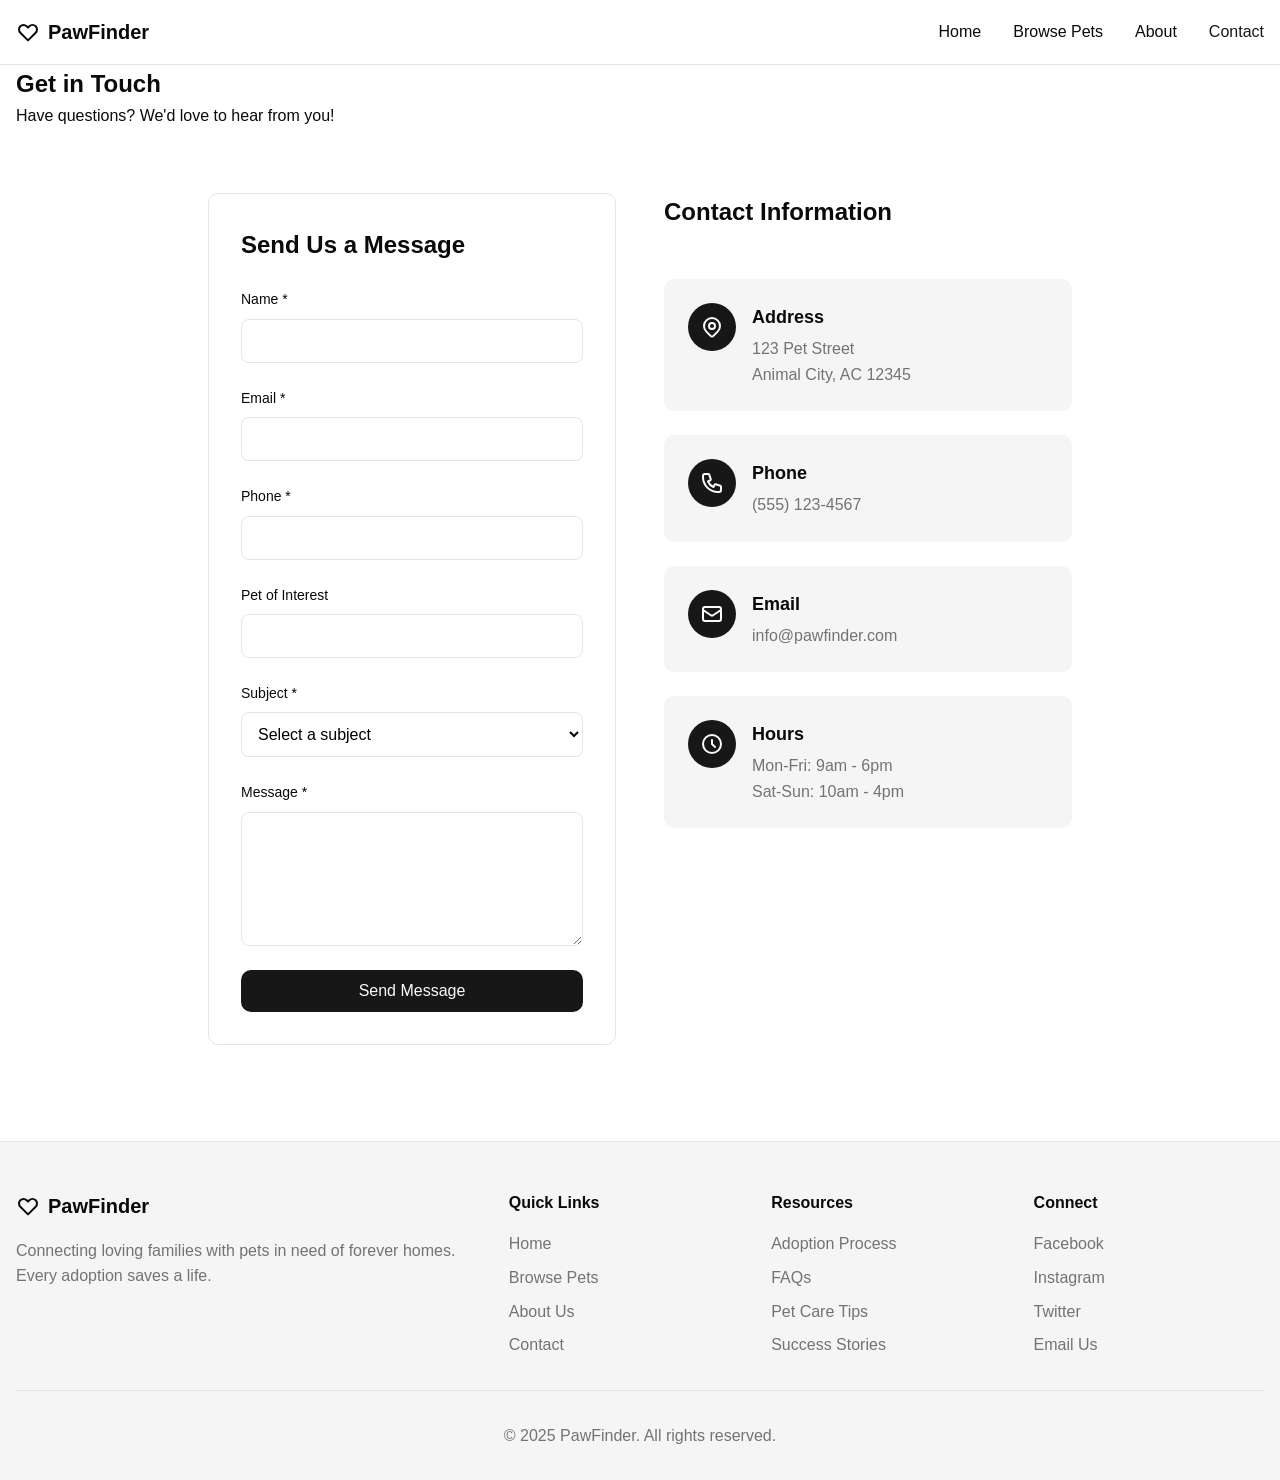
<file: contact.html>
<!DOCTYPE html>
<html lang="en">

<head>
    <meta charset="UTF-8">
    <meta name="viewport" content="width=device-width, initial-scale=1.0">
    <title>Contact Us - PawFinder</title>
    <link rel="stylesheet" href="styles.css">
    <link rel="stylesheet" href="contact.css">
</head>

<body>
    <!-- Navigation -->
    <nav class="nav">
        <div class="nav-container">
            <a href="index.html" class="nav-logo" aria-label="Go to PawFinder homepage">
                <svg class="nav-logo-icon" fill="none" stroke="currentColor" viewBox="0 0 24 24">
                    <path stroke-linecap="round" stroke-linejoin="round" stroke-width="2"
                        d="M4.318 6.318a4.5 4.5 0 000 6.364L12 20.364l7.682-7.682a4.5 4.5 0 00-6.364-6.364L12 7.636l-1.318-1.318a4.5 4.5 0 00-6.364 0z">
                    </path>
                </svg>
                <span class="nav-logo-text">PawFinder</span>
            </a>
            <button class="nav-toggle" id="navToggle" aria-label="Toggle navigation">
                <span class="nav-toggle-line"></span>
                <span class="nav-toggle-line"></span>
                <span class="nav-toggle-line"></span>
            </button>
            <div class="nav-links" id="navLinks">
                <a href="index.html" class="nav-link">Home</a>
                <a href="pets.html" class="nav-link">Browse Pets</a>
                <a href="about.html" class="nav-link">About</a>
                <a href="contact.html" class="nav-link active">Contact</a>
            </div>
        </div>
    </nav>

    <!-- Page Header -->
    <section class="page-header">
        <div class="container">
            <h1 class="page-title">Get in Touch</h1>
            <p class="page-description">Have questions? We'd love to hear from you!</p>
        </div>
    </section>

    <!-- Contact Section -->
    <section class="section">
        <div class="container-narrow">
            <div class="contact-grid">
                <!-- Contact Form -->
                <div class="contact-form-container">
                    <h2 class="form-title">Send Us a Message</h2>
                    <form id="contactForm" class="contact-form">
                        <!--
                        <div class="form-group">
                            <label for="name" class="form-label">Name *</label>
                            <input type="text" id="name" name="name" class="form-input" required>
                        </div>

                        <div class="form-group">
                            <label for="email" class="form-label">Email *</label>
                            <input type="email" id="email" name="email" class="form-input" required>
                        </div>

                        <div class="form-group">
                            <label for="phone" class="form-label">Phone *</label>
                            <input type="tel" id="phone" name="phone" class="form-input"required>
                        </div>
                        -->

                        <div class="form-group">
                            <label for="name" class="form-label">Name *</label>
                            <input type="text" id="name" name="name" class="form-input"
                                minlength="2" maxlength="50"
                                pattern="[A-Za-z\s]{2,50}"
                                title="Name must be between 2 and 50 letters and contain only alphabets."
                                required>
                        </div>

                        <div class="form-group">
                            <label for="email" class="form-label">Email *</label>
                            <input type="email" id="email" name="email" class="form-input"
                                pattern="^[^@\s]+@[^@\s]+\.[^@\s]+$"
                                title="Enter a valid email address (e.g., name@example.com)"
                                required>
                        </div>

                        <div class="form-group">
                            <label for="phone" class="form-label">Phone *</label>
                            <input type="tel" id="phone" name="phone" class="form-input"
                                pattern="^\d{10,11}$"
                                title="Phone number must be 10 or 11 digits and contain only numbers."
                                required>
                        </div>


                        <div class="form-group">
                            <label for="petInterest" class="form-label">Pet of Interest</label>
                            <input type="text" id="petInterest" name="petInterest" class="form-input">
                        </div>

                        <div class="form-group">
                            <label for="subject" class="form-label">Subject *</label>
                            <select id="subject" name="subject" class="form-select" required>
                                <option value="">Select a subject</option>
                                <option value="adoption">Adoption Inquiry</option>
                                <option value="general">General Question</option>
                                <option value="volunteer">Volunteer Opportunities</option>
                                <option value="donation">Donations</option>
                                <option value="other">Other</option>
                            </select>
                        </div>

                        <div class="form-group">
                            <label for="message" class="form-label">Message *</label>
                            <textarea id="message" name="message" class="form-textarea" rows="6" required></textarea>
                        </div>

                        <button type="submit" class="btn btn-primary" style="width: 100%;">
                            Send Message
                        </button>
                    </form>

                    <div id="formSuccess" class="form-message form-success" style="display: none;">
                        <svg fill="none" stroke="currentColor" viewBox="0 0 24 24">
                            <path stroke-linecap="round" stroke-linejoin="round" stroke-width="2"
                                d="M9 12l2 2 4-4m6 2a9 9 0 11-18 0 9 9 0 0118 0z"></path>
                        </svg>
                        <p>Thank you! Your message has been sent successfully.</p>
                    </div>

                    <div id="formError" class="form-message form-error" style="display: none;">
                        <svg fill="none" stroke="currentColor" viewBox="0 0 24 24">
                            <path stroke-linecap="round" stroke-linejoin="round" stroke-width="2"
                                d="M12 8v4m0 4h.01M21 12a9 9 0 11-18 0 9 9 0 0118 0z"></path>
                        </svg>
                        <p>Oops! Something went wrong. Please try again.</p>
                    </div>
                </div>

                <!-- Contact Info -->
                <div class="contact-info">
                    <h2 class="form-title">Contact Information</h2>

                    <div class="info-item">
                        <div class="info-icon">
                            <svg fill="none" stroke="currentColor" viewBox="0 0 24 24">
                                <path stroke-linecap="round" stroke-linejoin="round" stroke-width="2"
                                    d="M17.657 16.657L13.414 20.9a1.998 1.998 0 01-2.827 0l-4.244-4.243a8 8 0 1111.314 0z">
                                </path>
                                <path stroke-linecap="round" stroke-linejoin="round" stroke-width="2"
                                    d="M15 11a3 3 0 11-6 0 3 3 0 016 0z"></path>
                            </svg>
                        </div>
                        <div>
                            <h3 class="info-title">Address</h3>
                            <p class="info-text">123 Pet Street<br>Animal City, AC 12345</p>
                        </div>
                    </div>

                    <div class="info-item">
                        <div class="info-icon">
                            <svg fill="none" stroke="currentColor" viewBox="0 0 24 24">
                                <path stroke-linecap="round" stroke-linejoin="round" stroke-width="2"
                                    d="M3 5a2 2 0 012-2h3.28a1 1 0 01.948.684l1.498 4.493a1 1 0 01-.502 1.21l-2.257 1.13a11.042 11.042 0 005.516 5.516l1.13-2.257a1 1 0 011.21-.502l4.493 1.498a1 1 0 01.684.949V19a2 2 0 01-2 2h-1C9.716 21 3 14.284 3 6V5z">
                                </path>
                            </svg>
                        </div>
                        <div>
                            <h3 class="info-title">Phone</h3>
                            <p class="info-text">(555) 123-4567</p>
                        </div>
                    </div>

                    <div class="info-item">
                        <div class="info-icon">
                            <svg fill="none" stroke="currentColor" viewBox="0 0 24 24">
                                <path stroke-linecap="round" stroke-linejoin="round" stroke-width="2"
                                    d="M3 8l7.89 5.26a2 2 0 002.22 0L21 8M5 19h14a2 2 0 002-2V7a2 2 0 00-2-2H5a2 2 0 00-2 2v10a2 2 0 002 2z">
                                </path>
                            </svg>
                        </div>
                        <div>
                            <h3 class="info-title">Email</h3>
                            <p class="info-text">info@pawfinder.com</p>
                        </div>
                    </div>

                    <div class="info-item">
                        <div class="info-icon">
                            <svg fill="none" stroke="currentColor" viewBox="0 0 24 24">
                                <path stroke-linecap="round" stroke-linejoin="round" stroke-width="2"
                                    d="M12 8v4l3 3m6-3a9 9 0 11-18 0 9 9 0 0118 0z"></path>
                            </svg>
                        </div>
                        <div>
                            <h3 class="info-title">Hours</h3>
                            <p class="info-text">Mon-Fri: 9am - 6pm<br>Sat-Sun: 10am - 4pm</p>
                        </div>
                    </div>
                </div>
            </div>
        </div>
    </section>

    <!-- Footer -->
    <footer class="footer">
        <div class="container">
            <div class="footer-grid">
                <div class="footer-brand">
                    <div class="footer-logo">
                        <svg class="footer-logo-icon" fill="none" stroke="currentColor" viewBox="0 0 24 24">
                            <path stroke-linecap="round" stroke-linejoin="round" stroke-width="2"
                                d="M4.318 6.318a4.5 4.5 0 000 6.364L12 20.364l7.682-7.682a4.5 4.5 0 00-6.364-6.364L12 7.636l-1.318-1.318a4.5 4.5 0 00-6.364 0z">
                            </path>
                        </svg>
                        <span class="footer-logo-text">PawFinder</span>
                    </div>
                    <p class="footer-description">
                        Connecting loving families with pets in need of forever homes. Every adoption saves a life.
                    </p>
                </div>
                <div class="footer-links-group">
                    <h4 class="footer-links-title">Quick Links</h4>
                    <ul class="footer-links">
                        <li><a href="index.html">Home</a></li>
                        <li><a href="pets.html">Browse Pets</a></li>
                        <li><a href="about.html">About Us</a></li>
                        <li><a href="contact.html">Contact</a></li>
                    </ul>
                </div>
                <div class="footer-links-group">
                    <h4 class="footer-links-title">Resources</h4>
                    <ul class="footer-links">
                        <li><a href="about.html#process">Adoption Process</a></li>
                        <li><a href="about.html#faq">FAQs</a></li>
                        <li><a href="#">Pet Care Tips</a></li>
                        <li><a href="#">Success Stories</a></li>
                    </ul>
                </div>
                <div class="footer-links-group">
                    <h4 class="footer-links-title">Connect</h4>
                    <ul class="footer-links">
                        <li><a href="#">Facebook</a></li>
                        <li><a href="#">Instagram</a></li>
                        <li><a href="#">Twitter</a></li>
                        <li><a href="mailto:info@pawfinder.com">Email Us</a></li>
                    </ul>
                </div>
            </div>
            <div class="footer-bottom">
                <p>&copy; 2025 PawFinder. All rights reserved.</p>
            </div>
        </div>
    </footer>

    <script src="script.js"></script>
    <script src="contact.js"></script>
</body>

</html>
</file>
<file: styles.css>
/* Reset and Base Styles */
* {
    margin: 0;
    padding: 0;
    box-sizing: border-box;
}

:root {
    --background: oklch(1 0 0);
    --foreground: oklch(0.145 0 0);
    --primary: oklch(0.205 0 0);
    --primary-foreground: oklch(0.985 0 0);
    --secondary: oklch(0.97 0 0);
    --secondary-foreground: oklch(0.205 0 0);
    --muted: oklch(0.97 0 0);
    --muted-foreground: oklch(0.556 0 0);
    --accent: oklch(0.97 0 0);
    --border: oklch(0.922 0 0);
    --radius: 0.625rem;
}

body {
    font-family: -apple-system, BlinkMacSystemFont, "Segoe UI", Roboto, "Helvetica Neue", Arial, sans-serif;
    background-color: var(--background);
    color: var(--foreground);
    line-height: 1.6;
}

img {
    max-width: 100%;
    height: auto;
    display: block;
}

a {
    color: inherit;
    text-decoration: none;
}

/* Container */
.container {
    max-width: 1280px;
    margin: 0 auto;
    padding: 0 1rem;
}

.container-narrow {
    max-width: 896px;
    margin: 0 auto;
    padding: 0 1rem;
}

/* Navigation */
.nav {
    background-color: var(--background);
    border-bottom: 1px solid var(--border);
    position: sticky;
    top: 0;
    z-index: 50;
}

.nav-container {
    max-width: 1280px;
    margin: 0 auto;
    padding: 1rem;
    display: flex;
    align-items: center;
    justify-content: space-between;
}

.nav-logo {
    display: flex;
    align-items: center;
    gap: 0.5rem;
    font-size: 1.25rem;
    font-weight: 700;
}

.nav-logo-icon {
    width: 1.5rem;
    height: 1.5rem;
}

.nav-toggle {
    display: none;
    flex-direction: column;
    gap: 4px;
    background: none;
    border: none;
    cursor: pointer;
    padding: 0.5rem;
}

.nav-toggle-line {
    width: 24px;
    height: 2px;
    background-color: var(--foreground);
    transition: all 0.3s;
}

.nav-links {
    display: flex;
    gap: 2rem;
    align-items: center;
}

.nav-link {
    font-weight: 500;
    transition: color 0.2s;
}

.nav-link:hover,
.nav-link.active {
    color: var(--primary);
}

@media (max-width: 768px) {
    .nav-toggle {
        display: flex;
    }

    .nav-links {
        position: absolute;
        top: 100%;
        left: 0;
        right: 0;
        background-color: var(--background);
        border-bottom: 1px solid var(--border);
        flex-direction: column;
        gap: 0;
        padding: 1rem;
        display: none;
    }

    .nav-links.active {
        display: flex;
    }

    .nav-link {
        padding: 0.75rem;
        width: 100%;
    }
}

/* Buttons */
.btn {
    display: inline-flex;
    align-items: center;
    justify-content: center;
    gap: 0.5rem;
    padding: 0.75rem 1.5rem;
    font-size: 1rem;
    font-weight: 500;
    border-radius: var(--radius);
    cursor: pointer;
    transition: all 0.2s;
    border: none;
    text-decoration: none;
}

.btn-icon {
    width: 1.25rem;
    height: 1.25rem;
}

.btn-primary {
    background-color: var(--primary);
    color: var(--primary-foreground);
}

.btn-primary:hover {
    opacity: 0.9;
}

.btn-secondary {
    background-color: var(--secondary);
    color: var(--secondary-foreground);
}

.btn-secondary:hover {
    opacity: 0.9;
}

.btn-outline {
    background-color: transparent;
    color: var(--foreground);
    border: 1px solid var(--border);
}

.btn-outline:hover {
    background-color: var(--accent);
}

.btn-outline-white {
    background-color: transparent;
    color: var(--primary-foreground);
    border: 1px solid var(--primary-foreground);
}

.btn-outline-white:hover {
    background-color: var(--primary-foreground);
    color: var(--primary);
}

/* Badge */
.badge {
    display: inline-block;
    padding: 0.25rem 0.75rem;
    background-color: var(--primary);
    color: var(--primary-foreground);
    font-size: 0.875rem;
    font-weight: 500;
    border-radius: calc(var(--radius) - 2px);
}

.badge-sm {
    padding: 0.125rem 0.5rem;
    font-size: 0.75rem;
    background-color: var(--secondary);
    color: var(--secondary-foreground);
}

/* Hero Section */
.hero {
    background: linear-gradient(135deg, var(--primary) 0%, transparent 50%, var(--accent) 100%);
    padding: 5rem 0 8rem;
}

.hero-grid {
    display: grid;
    grid-template-columns: 1fr 1fr;
    gap: 3rem;
    align-items: center;
}

.hero-content {
    display: flex;
    flex-direction: column;
    gap: 1.5rem;
}

.hero-title {
    font-size: 3.5rem;
    font-weight: 700;
    line-height: 1.1;
}

.hero-description {
    font-size: 1.125rem;
    color: var(--muted-foreground);
}

.hero-buttons {
    display: flex;
    gap: 1rem;
    flex-wrap: wrap;
}

.hero-stats {
    display: flex;
    gap: 2rem;
    padding-top: 1rem;
}

.stat-value {
    font-size: 2rem;
    font-weight: 700;
}

.stat-label {
    font-size: 0.875rem;
    color: var(--muted-foreground);
}

.hero-image {
    height: 500px;
    border-radius: 1rem;
    overflow: hidden;
    box-shadow: 0 25px 50px -12px rgba(0, 0, 0, 0.25);
}

.hero-image img {
    width: 100%;
    height: 100%;
    object-fit: cover;
}

@media (max-width: 768px) {
    .hero {
        padding: 3rem 0;
    }

    .hero-grid {
        grid-template-columns: 1fr;
        gap: 2rem;
    }

    .hero-title {
        font-size: 2.5rem;
    }

    .hero-image {
        height: 400px;
    }

    .hero-stats {
        gap: 1.5rem;
    }
}

/* Section */
.section {
    padding: 4rem 0 6rem;
}

.section-muted {
    background-color: var(--muted);
}

.section-primary {
    background-color: var(--primary);
    color: var(--primary-foreground);
}

.section-header {
    text-align: center;
    margin-bottom: 3rem;
}

.section-title {
    font-size: 2.5rem;
    font-weight: 700;
    margin: 1rem 0;
}

.section-description {
    font-size: 1.125rem;
    color: var(--muted-foreground);
    max-width: 42rem;
    margin: 0 auto;
}

.section-footer {
    text-align: center;
    margin-top: 2rem;
}

@media (max-width: 768px) {
    .section {
        padding: 3rem 0 4rem;
    }

    .section-title {
        font-size: 2rem;
    }
}

/* Pets Grid */
.pets-grid {
    display: grid;
    grid-template-columns: repeat(4, 1fr);
    gap: 1.5rem;
    margin-bottom: 2rem;
}

.pet-card {
    background-color: var(--background);
    border: 1px solid var(--border);
    border-radius: var(--radius);
    overflow: hidden;
    transition: box-shadow 0.2s;
}

.pet-card:hover {
    box-shadow: 0 10px 15px -3px rgba(0, 0, 0, 0.1);
}

.pet-card-image {
    position: relative;
    height: 16rem;
}

.pet-card-image img {
    width: 100%;
    height: 100%;
    object-fit: cover;
}

.favorite-btn {
    position: absolute;
    top: 1rem;
    right: 1rem;
    width: 2.5rem;
    height: 2.5rem;
    border-radius: 50%;
    background-color: rgba(255, 255, 255, 0.9);
    border: none;
    cursor: pointer;
    display: flex;
    align-items: center;
    justify-content: center;
    transition: background-color 0.2s;
}

.favorite-btn svg {
    width: 1.25rem;
    height: 1.25rem;
}

.favorite-btn:hover {
    background-color: #fff;
}

.pet-card-content {
    padding: 1rem;
}

.pet-card-header {
    display: flex;
    justify-content: space-between;
    align-items: start;
    margin-bottom: 0.5rem;
}

.pet-card-name {
    font-size: 1.25rem;
    font-weight: 600;
}

.pet-card-info {
    font-size: 0.875rem;
    color: var(--muted-foreground);
    margin-bottom: 0.5rem;
}

.pet-card-description {
    font-size: 0.875rem;
    color: var(--muted-foreground);
    overflow: hidden;
    display: -webkit-box;
    -webkit-box-orient: vertical;
}

@media (max-width: 1024px) {
    .pets-grid {
        grid-template-columns: repeat(3, 1fr);
    }
}

@media (max-width: 768px) {
    .pets-grid {
        grid-template-columns: repeat(2, 1fr);
    }
}

@media (max-width: 480px) {
    .pets-grid {
        grid-template-columns: 1fr;
    }
}

/* Process Grid */
.process-grid {
    display: grid;
    grid-template-columns: repeat(3, 1fr);
    gap: 2rem;
}

.process-card {
    background-color: var(--background);
    border: 1px solid var(--border);
    border-radius: var(--radius);
    padding: 1.5rem;
    text-align: center;
}

.process-icon {
    width: 4rem;
    height: 4rem;
    border-radius: 50%;
    background-color: rgba(0, 0, 0, 0.05);
    display: flex;
    align-items: center;
    justify-content: center;
    margin: 0 auto 1rem;
}

.process-icon svg {
    width: 2rem;
    height: 2rem;
    color: var(--primary);
}

.process-title {
    font-size: 1.25rem;
    font-weight: 600;
    margin-bottom: 1rem;
}

.process-description {
    color: var(--muted-foreground);
}

@media (max-width: 768px) {
    .process-grid {
        grid-template-columns: 1fr;
    }
}

/* CTA Section */
.cta-content {
    text-align: center;
}

.cta-title {
    font-size: 2.5rem;
    font-weight: 700;
    margin-bottom: 1.5rem;
}

.cta-description {
    font-size: 1.125rem;
    opacity: 0.9;
    margin-bottom: 1.5rem;
}

.cta-buttons {
    display: flex;
    gap: 1rem;
    justify-content: center;
    flex-wrap: wrap;
}

@media (max-width: 768px) {
    .cta-title {
        font-size: 2rem;
    }
}

/* Why Adopt Section */
.why-adopt-grid {
    display: grid;
    grid-template-columns: 1fr 1fr;
    gap: 3rem;
    align-items: center;
}

.why-adopt-image {
    height: 400px;
    border-radius: 1rem;
    overflow: hidden;
    box-shadow: 0 10px 15px -3px rgba(0, 0, 0, 0.1);
}

.why-adopt-image img {
    width: 100%;
    height: 100%;
    object-fit: cover;
}

.why-adopt-content {
    display: flex;
    flex-direction: column;
    gap: 1.5rem;
}

.why-adopt-title {
    font-size: 2.5rem;
    font-weight: 700;
}

.why-adopt-description {
    font-size: 1.125rem;
    color: var(--muted-foreground);
}

.why-adopt-list {
    list-style: none;
    display: flex;
    flex-direction: column;
    gap: 1rem;
}

.why-adopt-item {
    display: flex;
    gap: 0.75rem;
}

.why-adopt-icon {
    width: 1.5rem;
    height: 1.5rem;
    color: var(--primary);
    flex-shrink: 0;
}

.why-adopt-item-title {
    font-weight: 600;
    margin-bottom: 0.25rem;
}

.why-adopt-item-description {
    color: var(--muted-foreground);
}

@media (max-width: 768px) {
    .why-adopt-grid {
        grid-template-columns: 1fr;
    }

    .why-adopt-title {
        font-size: 2rem;
    }
}

/* Footer */
.footer {
    background-color: var(--muted);
    padding: 3rem 0 2rem;
    border-top: 1px solid var(--border);
}

.footer-grid {
    display: grid;
    grid-template-columns: 2fr 1fr 1fr 1fr;
    gap: 2rem;
    margin-bottom: 2rem;
}

.footer-logo {
    display: flex;
    align-items: center;
    gap: 0.5rem;
    font-size: 1.25rem;
    font-weight: 700;
    margin-bottom: 1rem;
}

.footer-logo-icon {
    width: 1.5rem;
    height: 1.5rem;
}

.footer-description {
    color: var(--muted-foreground);
    line-height: 1.6;
}

.footer-links-title {
    font-size: 1rem;
    font-weight: 600;
    margin-bottom: 1rem;
}

.footer-links {
    list-style: none;
    display: flex;
    flex-direction: column;
    gap: 0.5rem;
}

.footer-links a {
    color: var(--muted-foreground);
    transition: color 0.2s;
}

.footer-links a:hover {
    color: var(--foreground);
}

.footer-bottom {
    text-align: center;
    padding-top: 2rem;
    border-top: 1px solid var(--border);
    color: var(--muted-foreground);
}

@media (max-width: 768px) {
    .footer-grid {
        grid-template-columns: 1fr;
    }
}
a:focus, button:focus {
    outline: 2px solid #000;
    outline-offset: 2px;
}
</file>
<file: contact.css>
/* Contact Grid */
.contact-grid {
    display: grid;
    grid-template-columns: 1fr 1fr;
    gap: 3rem;
}

/* Contact Form */
.contact-form-container {
    background-color: var(--background);
    border: 1px solid var(--border);
    border-radius: var(--radius);
    padding: 2rem;
}

.form-title {
    font-size: 1.5rem;
    font-weight: 700;
    margin-bottom: 1.5rem;
}

.contact-form {
    display: flex;
    flex-direction: column;
    gap: 1.5rem;
}

.form-group {
    display: flex;
    flex-direction: column;
    gap: 0.5rem;
}

.form-label {
    font-weight: 500;
    font-size: 0.875rem;
}

.form-input,
.form-select,
.form-textarea {
    padding: 0.75rem;
    border: 1px solid var(--border);
    border-radius: calc(var(--radius) - 2px);
    background-color: var(--background);
    font-family: inherit;
    font-size: 1rem;
    transition: border-color 0.2s;
}

.form-input:focus,
.form-select:focus,
.form-textarea:focus {
    outline: none;
    border-color: var(--primary);
}

.form-textarea {
    resize: vertical;
}

/* Form Messages */
.form-message {
    margin-top: 1.5rem;
    padding: 1rem;
    border-radius: calc(var(--radius) - 2px);
    display: flex;
    align-items: center;
    gap: 0.75rem;
}

.form-message svg {
    width: 1.5rem;
    height: 1.5rem;
    flex-shrink: 0;
}

.form-success {
    background-color: #d1fae5;
    color: #065f46;
    border: 1px solid #10b981;
}

.form-error {
    background-color: #fee2e2;
    color: #991b1b;
    border: 1px solid #ef4444;
}

/* Contact Info */
.contact-info {
    display: flex;
    flex-direction: column;
    gap: 1.5rem;
}

.info-item {
    display: flex;
    gap: 1rem;
    padding: 1.5rem;
    background-color: var(--muted);
    border-radius: var(--radius);
}

.info-icon {
    width: 3rem;
    height: 3rem;
    border-radius: 50%;
    background-color: var(--primary);
    color: var(--primary-foreground);
    display: flex;
    align-items: center;
    justify-content: center;
    flex-shrink: 0;
}

.info-icon svg {
    width: 1.5rem;
    height: 1.5rem;
}

.info-title {
    font-size: 1.125rem;
    font-weight: 600;
    margin-bottom: 0.25rem;
}

.info-text {
    color: var(--muted-foreground);
    line-height: 1.6;
}

@media (max-width: 768px) {
    .contact-grid {
        grid-template-columns: 1fr;
    }

    .contact-form-container {
        padding: 1.5rem;
    }
}
</file>
